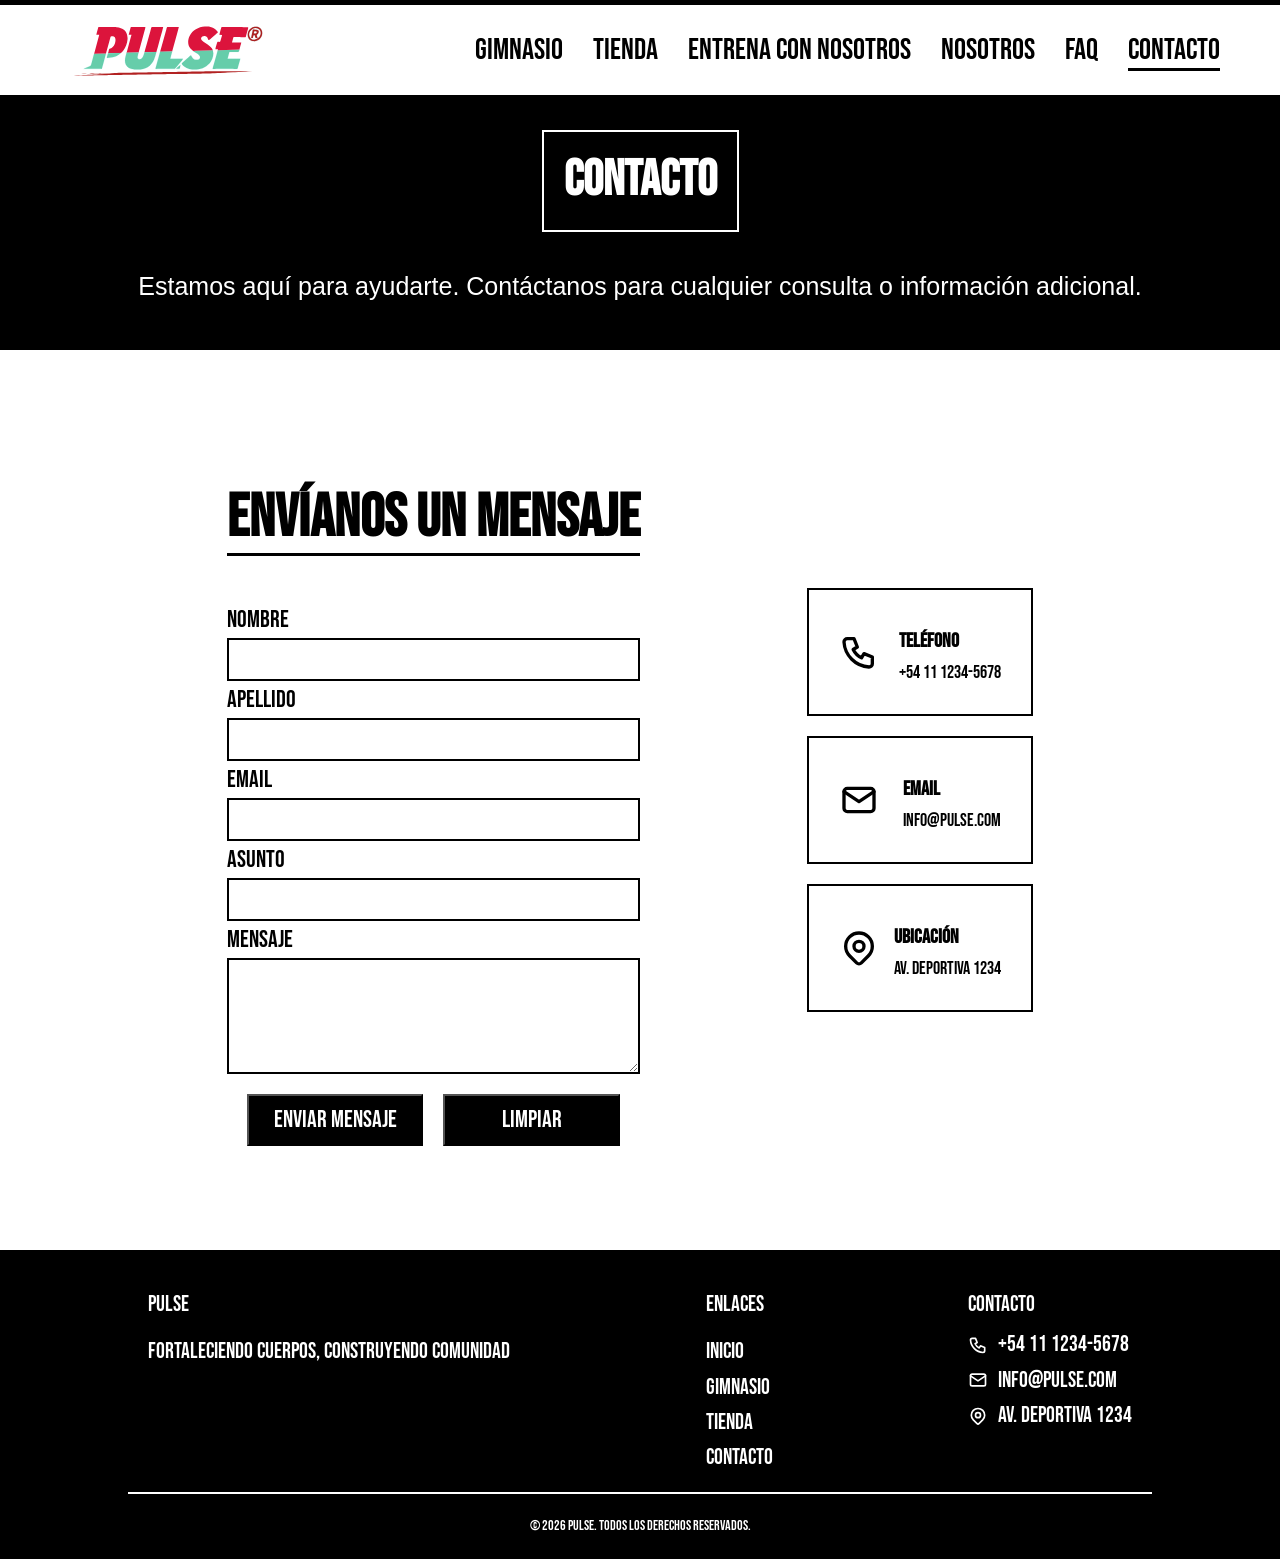
<file: pages/contacto.html>
<!DOCTYPE html>
<html lang="en">

<head>
  <meta charset="UTF-8">
  <meta name="viewport" content="width=device-width, initial-scale=1.0">

  <!-- Fuente - googleFonts -->
  <link rel="preconnect" href="https://fonts.googleapis.com">
  <link rel="preconnect" href="https://fonts.gstatic.com" crossorigin>
  <link href="https://fonts.googleapis.com/css2?family=Bebas+Neue&display=swap" rel="stylesheet">

  <!-- Estilos -->
  <link rel="stylesheet" href="../css/style.css">


  <link rel="icon" href="../assets/favicon/pulse-icon.svg" type="image/x-icon">

  <title>PULSE : Contacto</title>
</head>

<body>

  <header class="main-header">
    <nav class="nav">
      <a href="../index.html">
        <img id="pulse-logo" src="../assets/img/logo.svg" alt="Ir a la página principal">
      </a>

      <ul class="nav__list">
        <li><a href="../pages/servicios.html" class="nav__link">Gimnasio</a></li>
        <li><a href="../pages/tienda.html" class="nav__link">Tienda</a></li>
        <li><a href="../pages/pedido.html" class="nav__link">Entrena con nosotros</a></li>
        <li><a href="../pages/equipo.html" class="nav__link">Nosotros</a></li>
        <li><a href="../pages/faq.html" class="nav__link">FAQ</a></li>
        <li><a href="../pages/contacto.html" class="nav__link nav__link--selected">Contacto</a></li>
      </ul>
    </nav>
  </header>

  <main>
    <section class="main-banner main-banner--contacto">
      <h1 class="main-banner__titulo">Contacto</h1>
      <p class="main-banner__descripcion">Estamos aquí para ayudarte. Contáctanos para cualquier consulta o información
        adicional.</p>
    </section>


    <div class="main-contenedor main-contenedor--contacto">

      <section class="contacto contacto--formulario">
        <form action="contacto.html" method="post" class="formulario">
          <h2 class="formulario__titulo">Envíanos un mensaje</h2>

          <div class="formulario__inputs">

            <label class="formulario__label" for="nombre">Nombre</label>
            <input class="formulario__input" type="text" id="nombre" name="nombre" required>

            <label class="formulario__label" for="apellido">Apellido</label>
            <input class="formulario__input" type="text" id="apellido" name="apellido" required>

            <label class="formulario__label" for="email">Email</label>
            <input class="formulario__input" type="email" id="email" name="email" required>

            <label class="formulario__label" for="asunto">Asunto</label>
            <input class="formulario__input" type="text" id="asunto" name="asunto" required>

            <label class="formulario__label" for="mensaje">Mensaje</label>
            <textarea class="formulario__input" id="mensaje" name="mensaje" rows="5" required></textarea>

            <div class="formulario__botones">
              <button class="formulario__boton" type="submit">Enviar Mensaje</button>
              <button class="formulario__boton" type="reset">Limpiar</button>
            </div>
          </div>
        </form>
      </section>

      <aside class="contacto contacto--info">
        <ul class="contacto-info__lista">

          <li class="contacto-info__item">
            <img class="contacto-info__img" src="../assets/favicon/phone.svg" alt="Icono teléfono">
            <div>
              <h3 class="contacto-info__titulo">Teléfono</h3>
              <a class="contacto-info__link" href="tel:+541112345678">+54 11 1234-5678</a>
            </div>
          </li>

          <li class="contacto-info__item">
            <img class="contacto-info__img" src="../assets/favicon/mail.svg" alt="Icono email">
            <div>
              <h3 class="contacto-info__titulo">Email</h3>
              <a class="contacto-info__link" href="mailto:info@pulse.com">info@pulse.com</a>
            </div>
          </li>

          <li class="contacto-info__item">
            <img class="contacto-info__img" src="../assets/favicon/map-pin.svg" alt="Icono ubicación">
            <div>
              <h3 class="contacto-info__titulo">Ubicación</h3>
              <span class="contacto-info__link">Av. Deportiva 1234</span>
            </div>
          </li>

        </ul>
      </aside>
    </div>




    <footer>
      <div class="footer-contenedor">

        <div class="footer-info">
          <p class="footer-titulo">PULSE</p>
          <p>Fortaleciendo cuerpos, construyendo comunidad</p>
        </div>

        <nav class="footer-enlaces">
          <p class="footer-titulo">Enlaces</p>
          <ul>
            <li><a href="../index.html">Inicio</a></li>
            <li><a href="../pages/equipo.html">Gimnasio</a></li>
            <li><a href="../pages/tienda.html">Tienda</a></li>
            <li><a href="../pages/contacto.html">Contacto</a></li>
          </ul>
        </nav>

        <section class="footer-contacto">
          <p class="footer-titulo">Contacto</p>
          <address>
            <ul>
              <li>
                <img src="../assets/favicon/phone.svg" alt="">
                <a href="tel:+541112345678">+54 11 1234-5678</a>
              </li>
              <li>
                <img src="../assets/favicon/mail.svg" alt="">
                <a href="mailto:info@pulse.com">info@pulse.com</a>
              </li>
              <li>
                <img src="../assets/favicon/map-pin.svg" alt="">
                <span>Av. Deportiva 1234</span>
              </li>
            </ul>
          </address>
        </section>

      </div>

      <div class="footer-bottom">
        <p><small>© 2026 Pulse. Todos los derechos reservados.</small></p>
      </div>
    </footer>

</body>

</html>
</file>
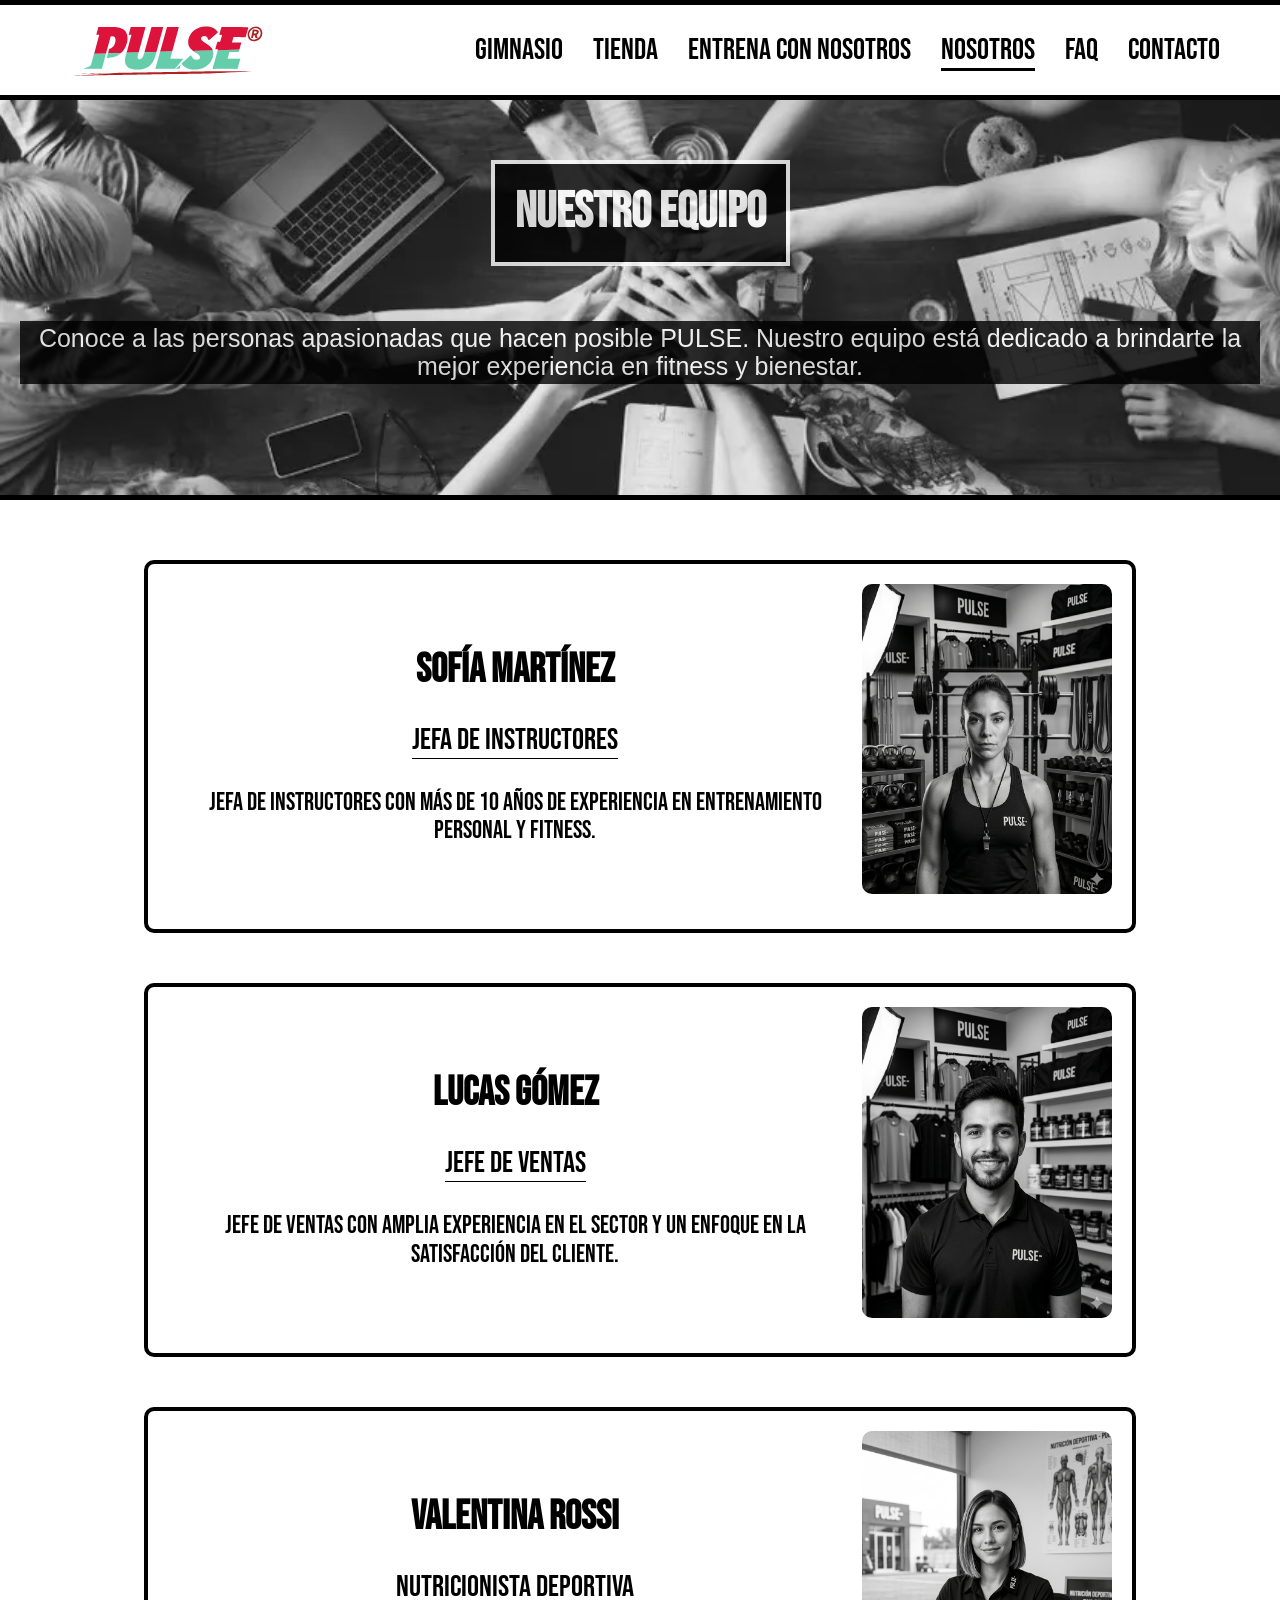
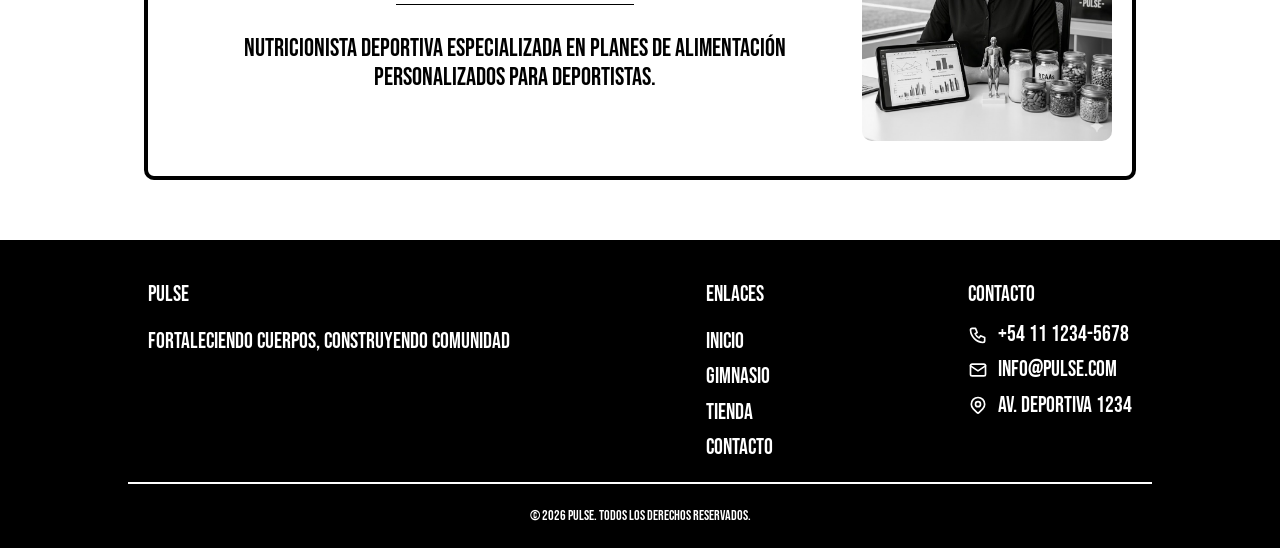
<file: pages/equipo.html>
<!DOCTYPE html>
<html lang="en">

<head>
  <meta charset="UTF-8">
  <meta name="viewport" content="width=device-width, initial-scale=1.0">

  <!-- Fuente - googleFonts -->
  <link rel="preconnect" href="https://fonts.googleapis.com">
  <link rel="preconnect" href="https://fonts.gstatic.com" crossorigin>
  <link href="https://fonts.googleapis.com/css2?family=Bebas+Neue&display=swap" rel="stylesheet">

  <!-- Estilos -->
  <link rel="stylesheet" href="../css/style.css">


  <link rel="icon" href="../assets/favicon/pulse-icon.svg" type="image/x-icon">

  <title>PULSE : Nuestro Equipo</title>
</head>

<body>

  <header class="main-header">
    <nav class="nav">
      <a href="../index.html">
        <img id="pulse-logo" src="../assets/img/logo.svg" alt="Ir a la página principal">
      </a>

      <ul class="nav__list">
        <li><a href="../pages/servicios.html" class="nav__link">Gimnasio</a></li>
        <li><a href="../pages/tienda.html" class="nav__link">Tienda</a></li>
        <li><a href="../pages/pedido.html" class="nav__link">Entrena con nosotros</a></li>
        <li><a href="../pages/equipo.html" class="nav__link nav__link--selected">Nosotros</a></li>
        <li><a href="../pages/faq.html" class="nav__link">FAQ</a></li>
        <li><a href="../pages/contacto.html" class="nav__link">Contacto</a></li>
      </ul>
    </nav>
  </header>

  <main>
    <section class="main-banner main-banner--equipo">
      <h1 class="main-banner__titulo">Nuestro Equipo</h1>
      <p class="main-banner__descripcion">Conoce a las personas apasionadas que hacen posible PULSE. Nuestro equipo está
        dedicado a brindarte la mejor experiencia en fitness y bienestar.</p>
    </section>

    <section class="equipo">
      <div class="main-contenedor main-contenedor--equipo">

        <div class="equipo-card">
          <div class="equipo-card__info">
            <h3 class="equipo-card__nombre">Sofía Martínez</h3>
            <p class="equipo-card__rol">Jefa de Instructores</p>
            <p class="equipo-card__descripcion">Jefa de Instructores con más de 10 años de experiencia en entrenamiento
              personal y fitness.</p>
          </div>
          <img src="../assets/img/miembro1.jpg" alt="miembro-equipo-1" class="equipo-card__foto">
        </div>

        <div class="equipo-card">
          <div class="equipo-card__info">
            <h3 class="equipo-card__nombre">Lucas Gómez</h3>
            <p class="equipo-card__rol">Jefe de Ventas</p>
            <p class="equipo-card__descripcion">Jefe de Ventas con amplia experiencia en el sector y un enfoque en la
              satisfacción del cliente.</p>
          </div>
          <img src="../assets/img/miembro2.jpg" alt="miembro-equipo-2" class="equipo-card__foto">
        </div>

        <div class="equipo-card">
          <div class="equipo-card__info">
            <h3 class="equipo-card__nombre">Valentina Rossi</h3>
            <p class="equipo-card__rol">Nutricionista Deportiva</p>
            <p class="equipo-card__descripcion">Nutricionista Deportiva especializada en planes de alimentación
              personalizados para deportistas.</p>
          </div>
          <img src="../assets/img/miembro3.jpg" alt="miembro-equipo-3" class="equipo-card__foto">
        </div>
      </div>
    </section>
  </main>



  <footer>
    <div class="footer-contenedor">

      <div class="footer-info">
        <p class="footer-titulo">PULSE</p>
        <p>Fortaleciendo cuerpos, construyendo comunidad</p>
      </div>

      <nav class="footer-enlaces">
        <p class="footer-titulo">Enlaces</p>
        <ul>
          <li><a href="../index.html">Inicio</a></li>
          <li><a href="../pages/equipo.html">Gimnasio</a></li>
          <li><a href="../pages/tienda.html">Tienda</a></li>
          <li><a href="../pages/contacto.html">Contacto</a></li>
        </ul>
      </nav>

      <section class="footer-contacto">
        <p class="footer-titulo">Contacto</p>
        <address>
          <ul>
            <li>
              <img src="../assets/favicon/phone.svg" alt="">
              <a href="tel:+541112345678">+54 11 1234-5678</a>
            </li>
            <li>
              <img src="../assets/favicon/mail.svg" alt="">
              <a href="mailto:info@pulse.com">info@pulse.com</a>
            </li>
            <li>
              <img src="../assets/favicon/map-pin.svg" alt="">
              <span>Av. Deportiva 1234</span>
            </li>
          </ul>
        </address>
      </section>

    </div>

    <div class="footer-bottom">
      <p><small>© 2026 Pulse. Todos los derechos reservados.</small></p>
    </div>
  </footer>

</body>

</html>
</file>
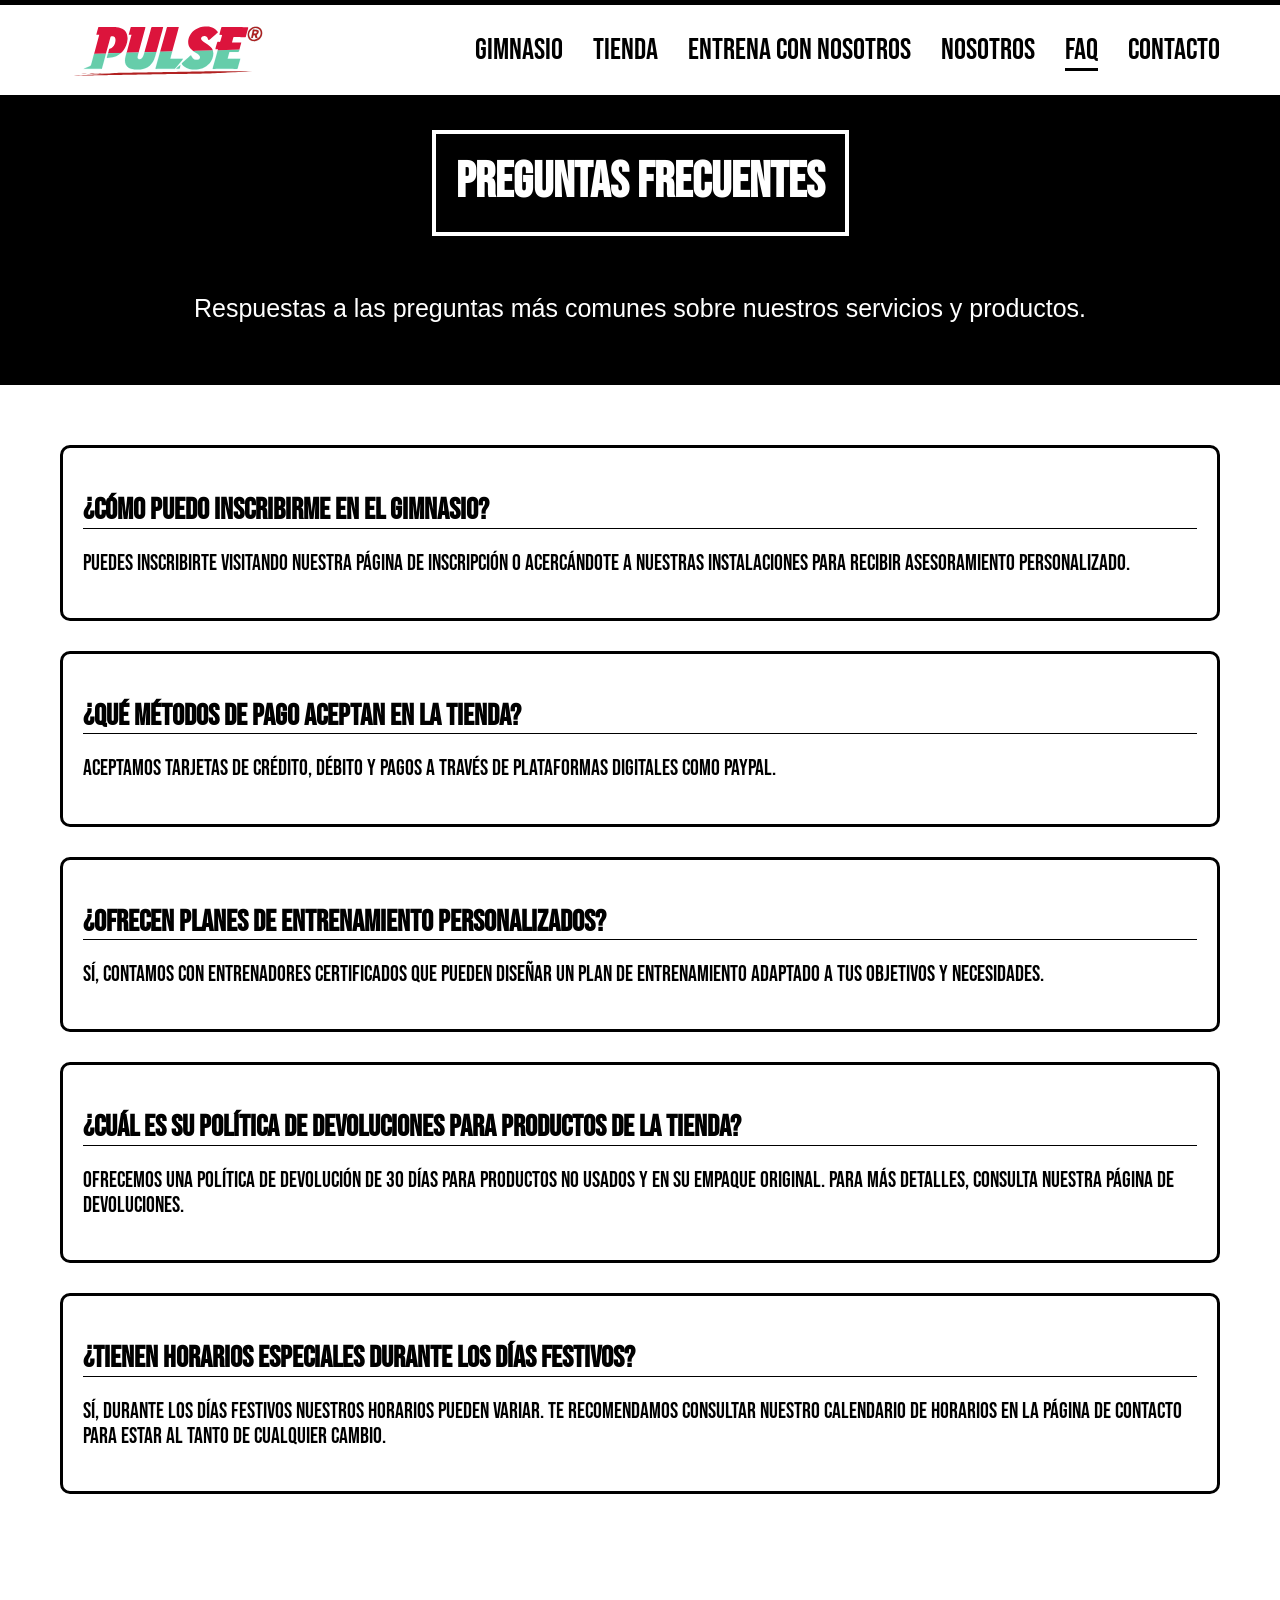
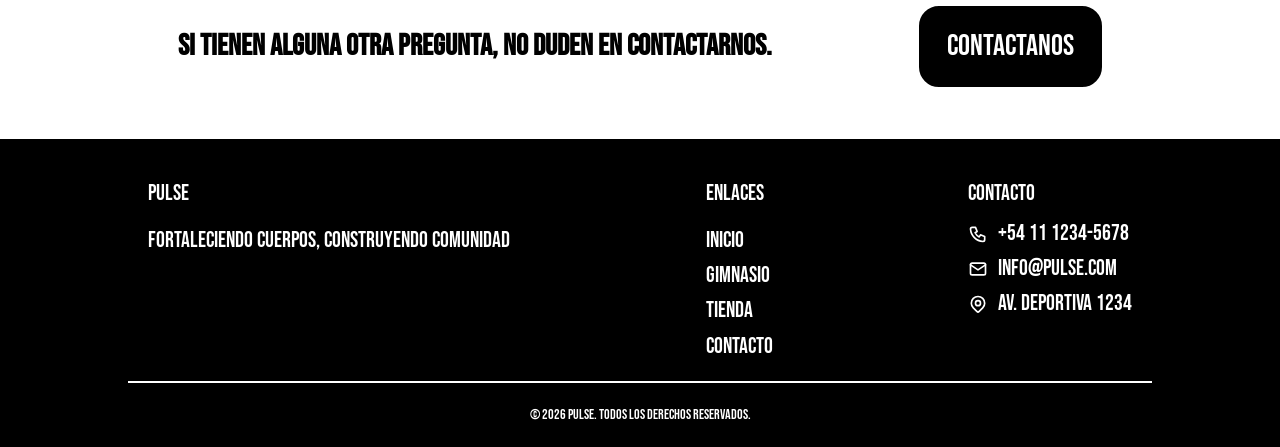
<file: pages/faq.html>
<!doctype html>
<html lang="es">

<head>
  <meta charset="UTF-8">
  <meta name="viewport" content="width=device-width, initial-scale=1.0">

  <!-- Fuente - googleFonts -->
  <link rel="preconnect" href="https://fonts.googleapis.com">
  <link rel="preconnect" href="https://fonts.gstatic.com" crossorigin>
  <link href="https://fonts.googleapis.com/css2?family=Bebas+Neue&display=swap" rel="stylesheet">

  <!-- Estilos -->
  <link rel="stylesheet" href="../css/style.css">


  <link rel="icon" href="../assets/favicon/pulse-icon.svg" type="image/x-icon">

  <title>PULSE : FAQ</title>
</head>

<body>

  <header class="main-header">
    <nav class="nav">
      <a href="../index.html">
        <img id="pulse-logo" src="../assets/img/logo.svg" alt="Ir a la página principal">
      </a>

      <ul class="nav__list">
        <li><a href="../pages/servicios.html" class="nav__link">Gimnasio</a></li>
        <li><a href="../pages/tienda.html" class="nav__link">Tienda</a></li>
        <li><a href="../pages/pedido.html" class="nav__link">Entrena con nosotros</a></li>
        <li><a href="../pages/equipo.html" class="nav__link">Nosotros</a></li>
        <li><a href="../pages/faq.html" class="nav__link nav__link--selected">FAQ</a></li>
        <li><a href="../pages/contacto.html" class="nav__link">Contacto</a></li>
      </ul>
    </nav>
  </header>



  <main>

    <section class="main-banner main-banner--faq">
      <h1 class="main-banner__titulo">Preguntas Frecuentes</h1>
      <p class="main-banner__descripcion">Respuestas a las preguntas más comunes sobre nuestros servicios y productos.
      </p>
    </section>

    <section class="faq">
      <div class="main-contenedor main-contenedor--faq">
        <article class="faq-card">
          <h2 class="faq-card__pregunta">¿Cómo puedo inscribirme en el gimnasio?</h2>
          <p class="faq-card__respuesta">Puedes inscribirte visitando nuestra página de inscripción o acercándote a
            nuestras instalaciones para recibir asesoramiento personalizado.</p>
        </article>

        <article class="faq-card">
          <h2 class="faq-card__pregunta">¿Qué métodos de pago aceptan en la tienda?</h2>
          <p class="faq-card__respuesta">Aceptamos tarjetas de crédito, débito y pagos a través de plataformas digitales
            como PayPal.</p>
        </article>

        <article class="faq-card">
          <h2 class="faq-card__pregunta">¿Ofrecen planes de entrenamiento personalizados?</h2>
          <p class="faq-card__respuesta">Sí, contamos con entrenadores certificados que pueden diseñar un plan de
            entrenamiento adaptado a tus objetivos y necesidades.</p>
        </article>

        <article class="faq-card">
          <h2 class="faq-card__pregunta">¿Cuál es su política de devoluciones para productos de la tienda?</h2>
          <p class="faq-card__respuesta">Ofrecemos una política de devolución de 30 días para productos no usados y en
            su empaque original. Para más detalles, consulta nuestra página de devoluciones.</p>
        </article>

        <article class="faq-card">
          <h2 class="faq-card__pregunta">¿Tienen horarios especiales durante los días festivos?</h2>
          <p class="faq-card__respuesta">Sí, durante los días festivos nuestros horarios pueden variar. Te recomendamos
            consultar nuestro calendario de horarios en la página de contacto para estar al tanto de cualquier cambio.
          </p>
        </article>

      </div>


    </section>

    <section class="faq-contacto">
      <h2 class="faq-contacto__titulo">Si tienen alguna otra pregunta, no duden en contactarnos.</h2>
      <a class="faq-contacto__enlace" href="../pages/contacto.html">Contactanos</a>
    </section>


  </main>

  <footer>
    <div class="footer-contenedor">

      <div class="footer-info">
        <p class="footer-titulo">PULSE</p>
        <p>Fortaleciendo cuerpos, construyendo comunidad</p>
      </div>

      <nav class="footer-enlaces">
        <p class="footer-titulo">Enlaces</p>
        <ul>
          <li><a href="../index.html">Inicio</a></li>
          <li><a href="../pages/equipo.html">Gimnasio</a></li>
          <li><a href="../pages/tienda.html">Tienda</a></li>
          <li><a href="../pages/contacto.html">Contacto</a></li>
        </ul>
      </nav>

      <section class="footer-contacto">
        <p class="footer-titulo">Contacto</p>
        <address>
          <ul>
            <li>
              <img src="../assets/favicon/phone.svg" alt="">
              <a href="tel:+541112345678">+54 11 1234-5678</a>
            </li>
            <li>
              <img src="../assets/favicon/mail.svg" alt="">
              <a href="mailto:info@pulse.com">info@pulse.com</a>
            </li>
            <li>
              <img src="../assets/favicon/map-pin.svg" alt="">
              <span>Av. Deportiva 1234</span>
            </li>
          </ul>
        </address>
      </section>


    </div>

    <div class="footer-bottom">
      <p><small>© 2026 Pulse. Todos los derechos reservados.</small></p>
    </div>
  </footer>
</body>

</html>
</file>
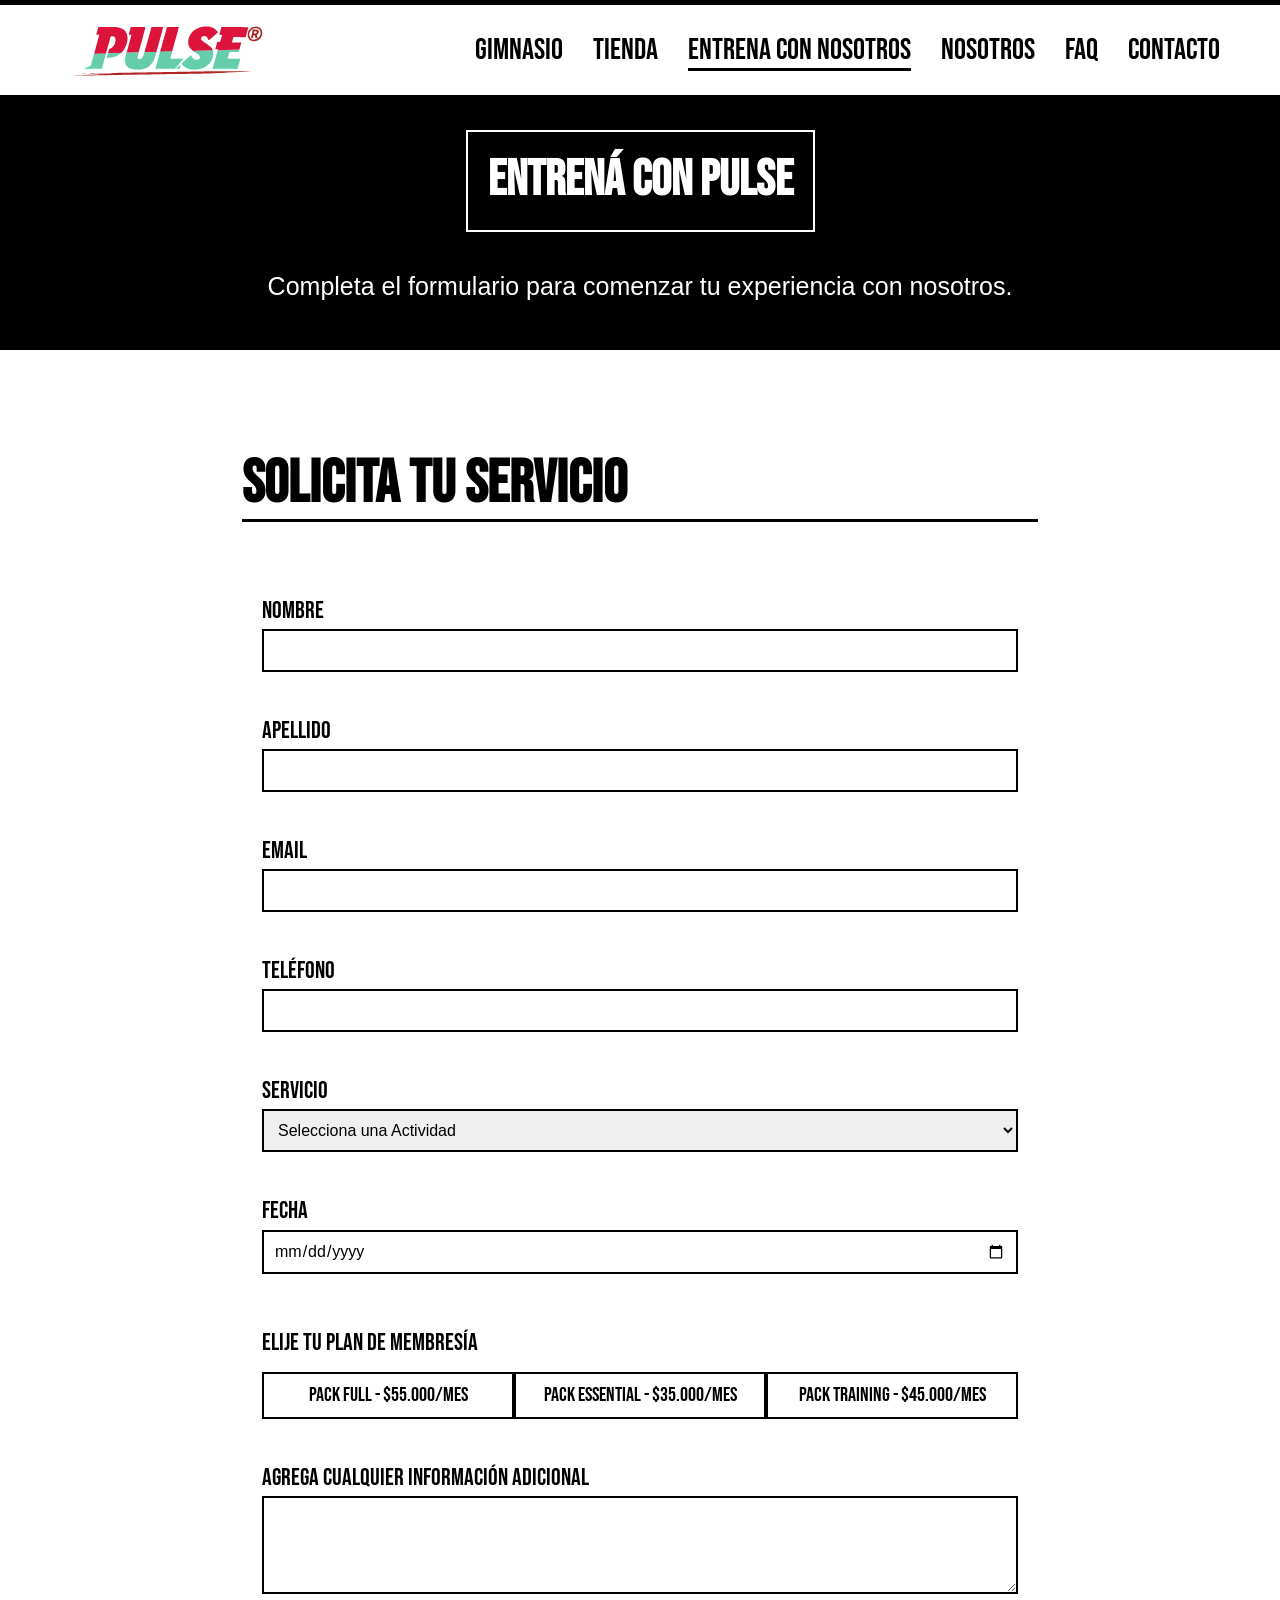
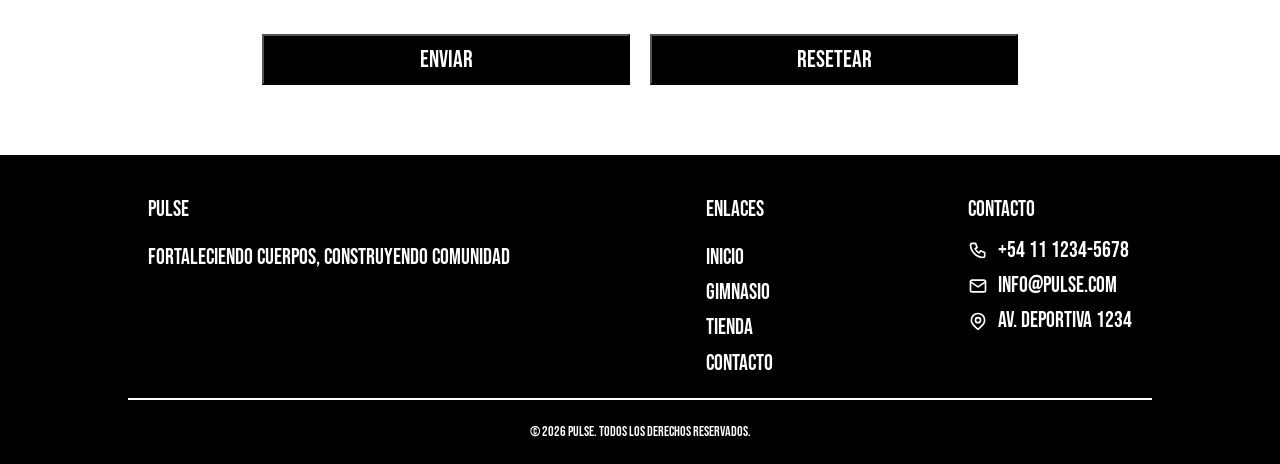
<file: pages/pedido.html>
<!DOCTYPE html>
<html lang="en">

<head>
  <meta charset="UTF-8">
  <meta name="viewport" content="width=device-width, initial-scale=1.0">

  <!-- Fuente - googleFonts -->
  <link rel="preconnect" href="https://fonts.googleapis.com">
  <link rel="preconnect" href="https://fonts.gstatic.com" crossorigin>
  <link href="https://fonts.googleapis.com/css2?family=Bebas+Neue&display=swap" rel="stylesheet">

  <!-- Estilos -->
  <link rel="stylesheet" href="../css/style.css">


  <link rel="icon" href="../assets/favicon/pulse-icon.svg" type="image/x-icon">

  <title>PULSE : Entrena con nosotros</title>
</head>

<body>

  <header class="main-header">
    <nav class="nav">
      <a href="../index.html">
        <img id="pulse-logo" src="../assets/img/logo.svg" alt="Ir a la página principal">
      </a>

      <ul class="nav__list">
        <li><a href="../pages/servicios.html" class="nav__link">Gimnasio</a></li>
        <li><a href="../pages/tienda.html" class="nav__link">Tienda</a></li>
        <li><a href="../pages/pedido.html" class="nav__link nav__link--selected">Entrena con nosotros</a></li>
        <li><a href="../pages/equipo.html" class="nav__link">Nosotros</a></li>
        <li><a href="../pages/faq.html" class="nav__link">FAQ</a></li>
        <li><a href="../pages/contacto.html" class="nav__link">Contacto</a></li>
      </ul>
    </nav>
  </header>

  <main>
    <section class="main-banner main-banner--pedido">
      <h1 class="main-banner__titulo">Entrená con PULSE</h1>
      <p class="main-banner__descripcion">Completa el formulario para comenzar tu experiencia con nosotros.</p>
    </section>

    <section>
      <div class="main-contenedor main-contenedor--pedido">
        <form action="pedido.html" method="post" class="formulario">
          <h2 class="formulario__titulo">Solicita tu servicio</h2>

          <div class="formulario__inputs">
            <div class="formulario__campo">
              <label class="formulario__label" for="nombre">Nombre</label>
              <input class="formulario__input" type="text" id="nombre" name="nombre" required>
            </div>

            <div class="formulario__campo">
              <label class="formulario__label" for="apellido">Apellido</label>
              <input class="formulario__input" type="text" id="apellido" name="apellido" required>
            </div>

            <div class="formulario__campo">
              <label class="formulario__label" for="email">Email</label>
              <input class="formulario__input" type="email" id="email" name="email" required>
            </div>

            <div class="formulario__campo">
              <label class="formulario__label" for="telefono">Teléfono</label>
              <input class="formulario__input" type="tel" id="telefono" name="telefono" required>
            </div>

            <div class="formulario__campo">
              <label class="formulario__label" for="servicio">Servicio</label>
              <select class="formulario__input" id="servicio" name="servicio" required>
                <option value="">Selecciona una Actividad</option>
                <option value="musculacion">Clases de Musculación</option>
                <option value="cardio">Clases de Calistenia</option>
                <option value="yoga">Clases de Yoga</option>
              </select>
            </div>

            <div class="formulario__campo">
              <label class="formulario__label" for="fecha">Fecha</label>
              <input class="formulario__input" type="date" id="fecha" name="fecha" required>
            </div>

            <div class="formulario__campo formulario__campo--opciones">
              <label class="formulario__label">Elije tu Plan de Membresía</label>

              <div class="formulario__grupo-radios">
                <label class="formulario__radio">
                  <input class="formulario__radio-boton" type="radio" name="membresia" value="full" required>
                  Pack Full - $55.000/mes
                </label>

                <label class="formulario__radio">
                  <input class="formulario__radio-boton" type="radio" name="membresia" value="essential">
                  Pack Essential - $35.000/mes
                </label>

                <label class="formulario__radio">
                  <input class="formulario__radio-boton" type="radio" name="membresia" value="training">
                  Pack Training - $45.000/mes
                </label>
              </div>
            </div>

            <div class="formulario__campo">
              <label class="formulario__label" for="comentarios">Agrega cualquier información adicional</label>
              <textarea class="formulario__input" id="comentarios" name="comentarios" rows="4"></textarea>
            </div>

            <div class="formulario__botones">
              <button type="submit" class="formulario__boton formulario__boton--enviar">Enviar</button>
              <button type="reset" class="formulario__boton">Resetear</button>
            </div>
          </div>
        </form>
      </div>
    </section>

  </main>

  <footer>
    <div class="footer-contenedor">

      <div class="footer-info">
        <p class="footer-titulo">PULSE</p>
        <p>Fortaleciendo cuerpos, construyendo comunidad</p>
      </div>

      <nav class="footer-enlaces">
        <p class="footer-titulo">Enlaces</p>
        <ul>
          <li><a href="../index.html">Inicio</a></li>
          <li><a href="../pages/equipo.html">Gimnasio</a></li>
          <li><a href="../pages/tienda.html">Tienda</a></li>
          <li><a href="../pages/contacto.html">Contacto</a></li>
        </ul>
      </nav>

      <section class="footer-contacto">
        <p class="footer-titulo">Contacto</p>
        <address>
          <ul>
            <li>
              <img src="../assets/favicon/phone.svg" alt="">
              <a href="tel:+541112345678">+54 11 1234-5678</a>
            </li>
            <li>
              <img src="../assets/favicon/mail.svg" alt="">
              <a href="mailto:info@pulse.com">info@pulse.com</a>
            </li>
            <li>
              <img src="../assets/favicon/map-pin.svg" alt="">
              <span>Av. Deportiva 1234</span>
            </li>
          </ul>
        </address>
      </section>

    </div>

    <div class="footer-bottom">
      <p><small>© 2026 Pulse. Todos los derechos reservados.</small></p>
    </div>
  </footer>

</body>

</html>
</file>
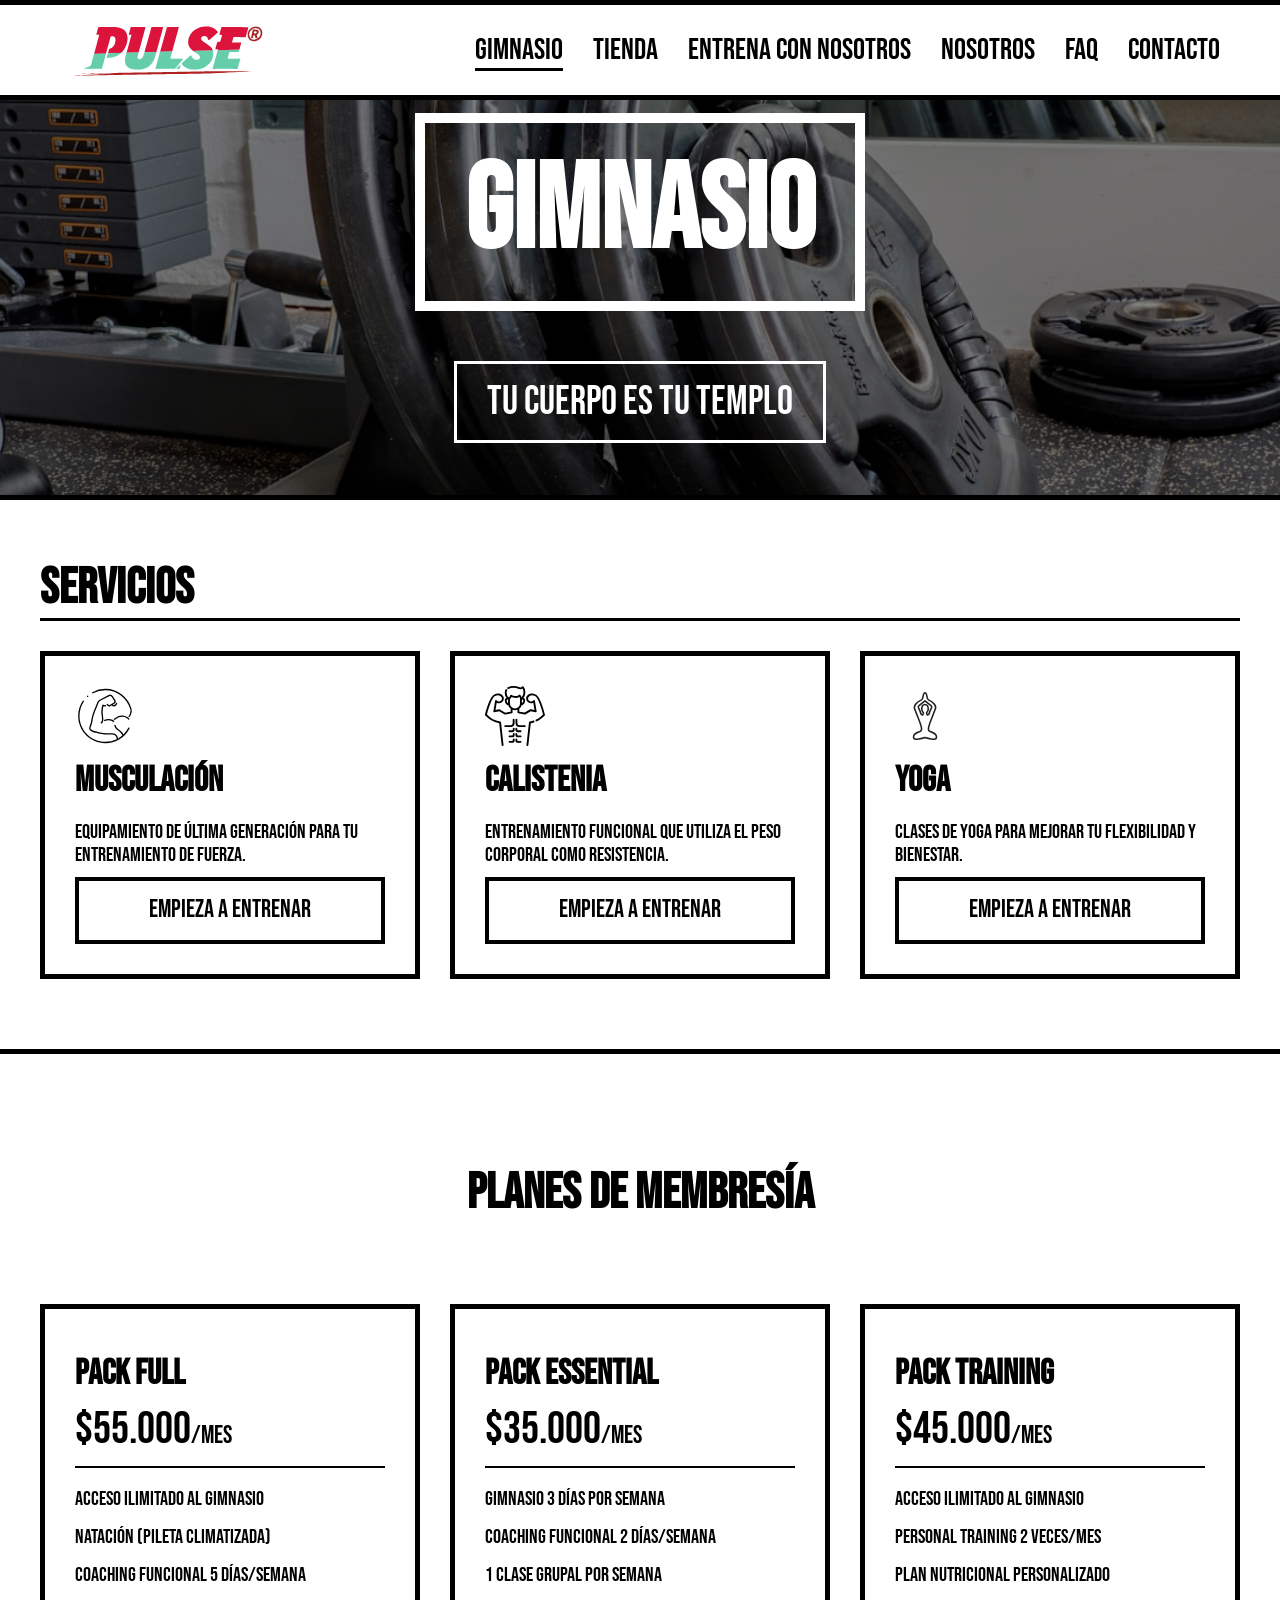
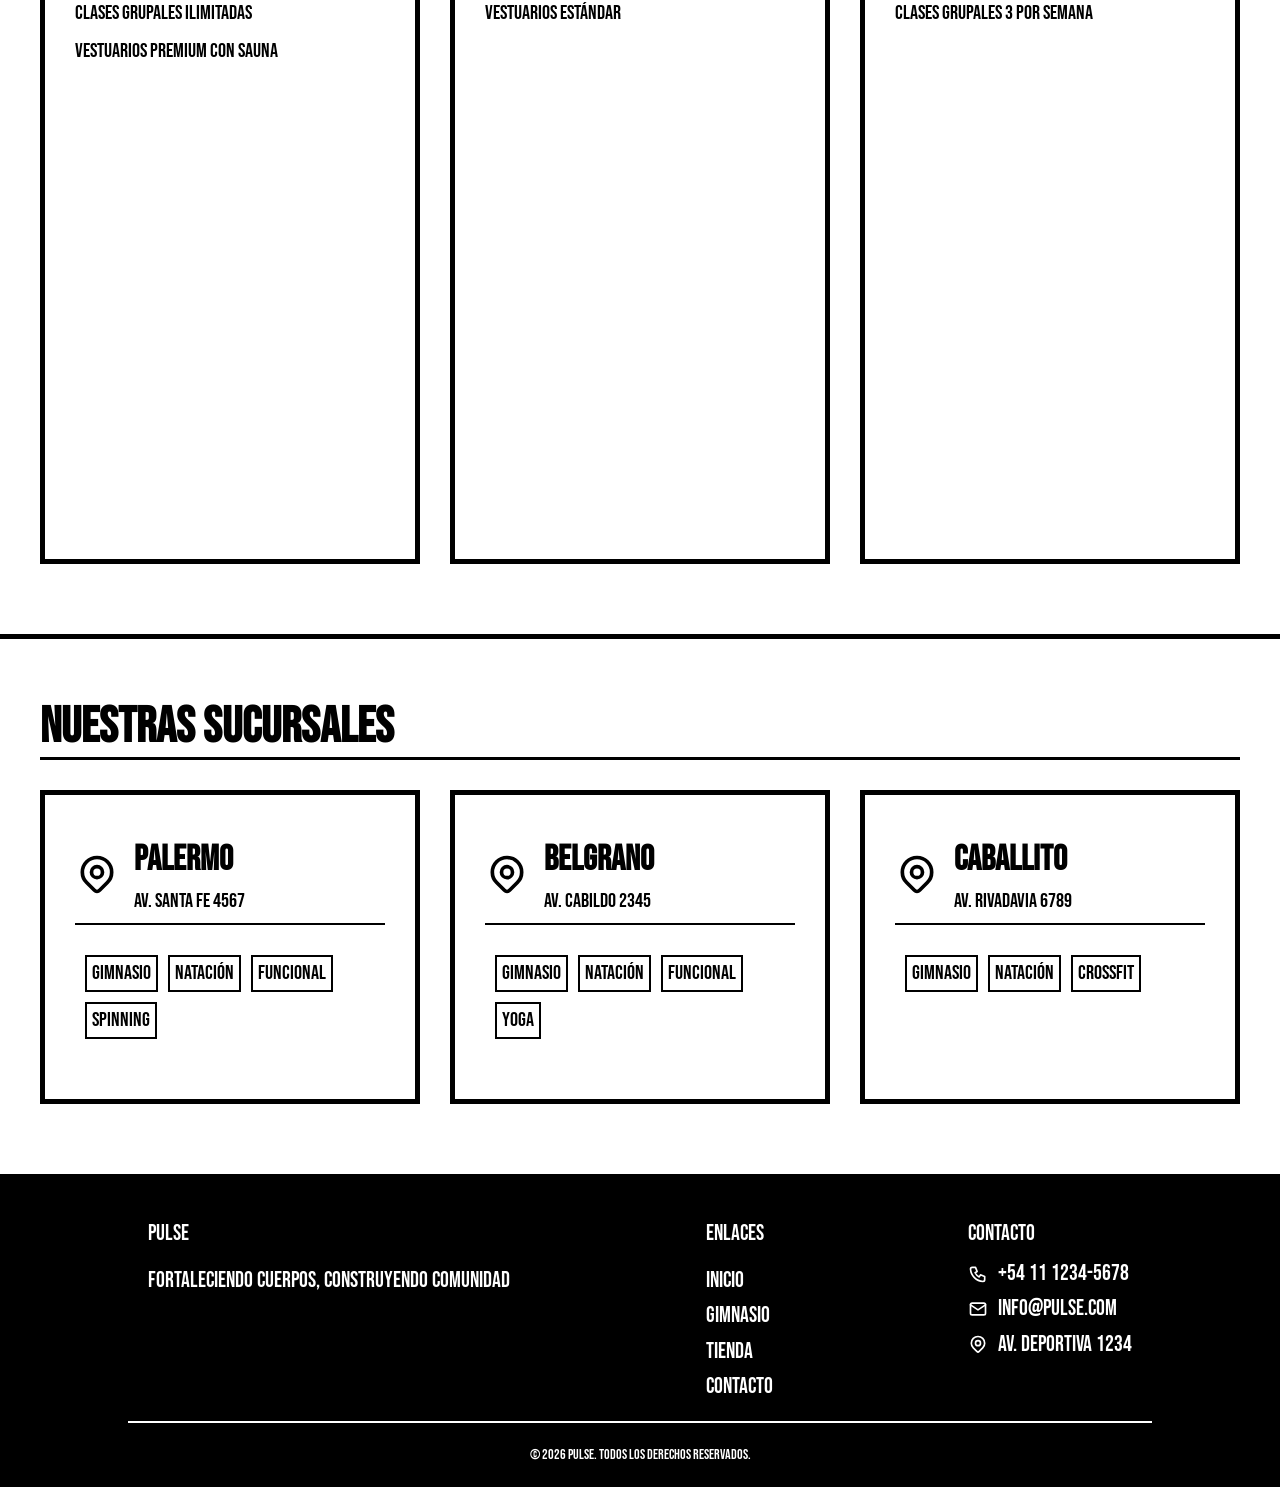
<file: pages/servicios.html>
<!DOCTYPE html>
<html lang="en">

<head>
  <meta charset="UTF-8">
  <meta name="viewport" content="width=device-width, initial-scale=1.0">


  <!-- Fuente - googleFonts -->
  <link rel="preconnect" href="https://fonts.googleapis.com">
  <link rel="preconnect" href="https://fonts.gstatic.com" crossorigin>
  <link href="https://fonts.googleapis.com/css2?family=Bebas+Neue&display=swap" rel="stylesheet">

  <!-- Estilos -->
  <link rel="stylesheet" href="../css/style.css">


  <link rel="icon" href="../assets/favicon/pulse-icon.svg" type="image/x-icon">

  <title>PULSE : Gimnasio</title>
</head>

<body>

  <header class="main-header">
    <nav class="nav">
      <a href="../index.html">
        <img id="pulse-logo" src="../assets/img/logo.svg" alt="Ir a la página principal">
      </a>

      <ul class="nav__list">
        <li><a href="../pages/servicios.html" class="nav__link nav__link--selected">Gimnasio</a></li>
        <li><a href="../pages/tienda.html" class="nav__link">Tienda</a></li>
        <li><a href="../pages/pedido.html" class="nav__link">Entrena con nosotros</a></li>
        <li><a href="../pages/equipo.html" class="nav__link">Nosotros</a></li>
        <li><a href="../pages/faq.html" class="nav__link">FAQ</a></li>
        <li><a href="../pages/contacto.html" class="nav__link">Contacto</a></li>
      </ul>
    </nav>
  </header>


  <main>

    <section class="main-banner main-banner--servicios">
      <h1 class="main-banner__titulo">Gimnasio</h1>
      <p class="main-banner__descripcion">Tu cuerpo es tu templo</p>
    </section>

    <section class="servicios">
      <h2 class="servicios__titulo">Servicios</h2>

      <div class="main-contenedor main-contenedor--servicios">

        <article class="servicios-card">
          <img class="servicios-card__icon" src="../assets/favicon/musculacion.svg" alt="Icono mancuerna">
          <h3 class="servicios-card__titulo">Musculación</h3>
          <p class="servicios-card__descripcion">Equipamiento de última generación para tu entrenamiento de fuerza.</p>

          <a href="../pages/pedido.html" class="servicios-card__boton">Empieza a entrenar</a>
        </article>

        <article class="servicios-card">
          <img class="servicios-card__icon" src="../assets/favicon/calistenia.svg" alt="Icono Grupo">
          <h3 class="servicios-card__titulo">Calistenia</h3>
          <p class="servicios-card__descripcion">Entrenamiento funcional que utiliza el peso corporal como resistencia.
          </p>
          <a href="../pages/pedido.html" class="servicios-card__boton">Empieza a entrenar</a>
        </article>

        <article class="servicios-card">
          <img class="servicios-card__icon" src="../assets/favicon/yoga.svg" alt="Icono diana">
          <h3 class="servicios-card__titulo">Yoga</h3>
          <p class="servicios-card__descripcion">Clases de yoga para mejorar tu flexibilidad y bienestar.</p>
          <a href="../pages/pedido.html" class="servicios-card__boton">Empieza a entrenar</a>
        </article>
    </section>

    <section class="membresias">
      <h2 class="membresias__titulo">Planes de Membresía</h2>

      <div class="main-contenedor main-contenedor--membresias">
        <article class="membresias-card">
          <div class="membresias-card__header">
            <h3 class="membresias-card__titulo">Pack full</h3>
            <p class="membresias-card__precio"><span>$55.000</span>/mes</p>
          </div>
          <ul class="membresias-card__lista">
            <li>Acceso ilimitado al gimnasio</li>
            <li>Natación (pileta climatizada)</li>
            <li>Coaching funcional 5 días/semana</li>
            <li>Clases grupales ilimitadas</li>
            <li>Vestuarios premium con sauna</li>
          </ul>
        </article>

        <article class="membresias-card">
          <div class="membresias-card__header">
            <h3 class="membresias-card__titulo">Pack Essential</h3>
            <p class="membresias-card__precio"><span>$35.000</span>/mes</p>
          </div>
          <ul class="membresias-card__lista">
            <li>Gimnasio 3 días por semana</li>
            <li>Coaching funcional 2 días/semana</li>
            <li>1 clase grupal por semana</li>
            <li>Vestuarios estándar</li>
          </ul>
        </article>

        <article class="membresias-card">
          <div class="membresias-card__header">
            <h3 class="membresias-card__titulo">Pack Training</h3>
            <p class="membresias-card__precio"><span>$45.000</span>/mes</p>
          </div>
          <ul class="membresias-card__lista">
            <li>Acceso ilimitado al gimnasio</li>
            <li>Personal training 2 veces/mes</li>
            <li>Plan nutricional personalizado</li>
            <li>Clases grupales 3 por semana</li>
          </ul>
        </article>

      </div>
    </section>

    <section class="sucursales">
      <h2 class="sucursales__titulo">Nuestras Sucursales</h2>

      <div class="main-contenedor main-contenedor--sucursales">
        <article class="sucursales-card">
          <div class="sucursales-card__header">
            <img class="sucursales-card__icon" src="../assets/favicon/map-pin.svg" alt="Icono ubicación">

            <div>
              <h3 class="sucursales-card__titulo">Palermo</h3>
              <p class="sucursales-card__direccion">Av. Santa Fe 4567</p>
            </div>
          </div>
          <ul class="sucursales-card__lista">
            <li class="sucursales-card__servicio"><span>Gimnasio</span></li>
            <li class="sucursales-card__servicio"><span>Natación</span></li>
            <li class="sucursales-card__servicio"><span>Funcional</span></li>
            <li class="sucursales-card__servicio"><span>Spinning</span></li>
          </ul>
        </article>

        <article class="sucursales-card">
          <div class="sucursales-card__header">
            <img class="sucursales-card__icon" src="../assets/favicon/map-pin.svg" alt="Icono ubicación">
            <div>
              <h3 class="sucursales-card__titulo">Belgrano</h3>
              <p class="sucursales-card__direccion">Av. Cabildo 2345</p>
            </div>
          </div>
          <ul class="sucursales-card__lista">
            <li class="sucursales-card__servicio"><span>Gimnasio</span></li>
            <li class="sucursales-card__servicio"><span>Natación</span></li>
            <li class="sucursales-card__servicio"><span>Funcional</span></li>
            <li class="sucursales-card__servicio"><span>Yoga</span></li>
          </ul>
        </article>

        <article class="sucursales-card">
          <div class="sucursales-card__header">
            <img class="sucursales-card__icon" src="../assets/favicon/map-pin.svg" alt="Icono ubicación">
            <div>
              <h3 class="sucursales-card__titulo">Caballito</h3>
              <p class="sucursales-card__direccion">Av. Rivadavia 6789</p>
            </div>
          </div>
          <ul class="sucursales-card__lista">
            <li class="sucursales-card__servicio"><span>Gimnasio</span></li>
            <li class="sucursales-card__servicio"><span>Natación</span></li>
            <li class="sucursales-card__servicio"><span>CrossFit</span></li>
          </ul>
        </article>

      </div>
    </section>

  </main>


  <footer>
    <div class="footer-contenedor">

      <div class="footer-info">
        <p class="footer-titulo">PULSE</p>
        <p>Fortaleciendo cuerpos, construyendo comunidad</p>
      </div>

      <nav class="footer-enlaces">
        <p class="footer-titulo">Enlaces</p>
        <ul>
          <li><a href="../index.html">Inicio</a></li>
          <li><a href="../pages/equipo.html">Gimnasio</a></li>
          <li><a href="../pages/tienda.html">Tienda</a></li>
          <li><a href="../pages/contacto.html">Contacto</a></li>
        </ul>
      </nav>

      <section class="footer-contacto">
        <p class="footer-titulo">Contacto</p>
        <address>
          <ul>
            <li>
              <img src="../assets/favicon/phone.svg" alt="">
              <a href="tel:+541112345678">+54 11 1234-5678</a>
            </li>
            <li>
              <img src="../assets/favicon/mail.svg" alt="">
              <a href="mailto:info@pulse.com">info@pulse.com</a>
            </li>
            <li>
              <img src="../assets/favicon/map-pin.svg" alt="">
              <span>Av. Deportiva 1234</span>
            </li>
          </ul>
        </address>
      </section>

    </div>

    <div class="footer-bottom">
      <p><small>© 2026 Pulse. Todos los derechos reservados.</small></p>
    </div>
  </footer>

</body>

</html>
</file>
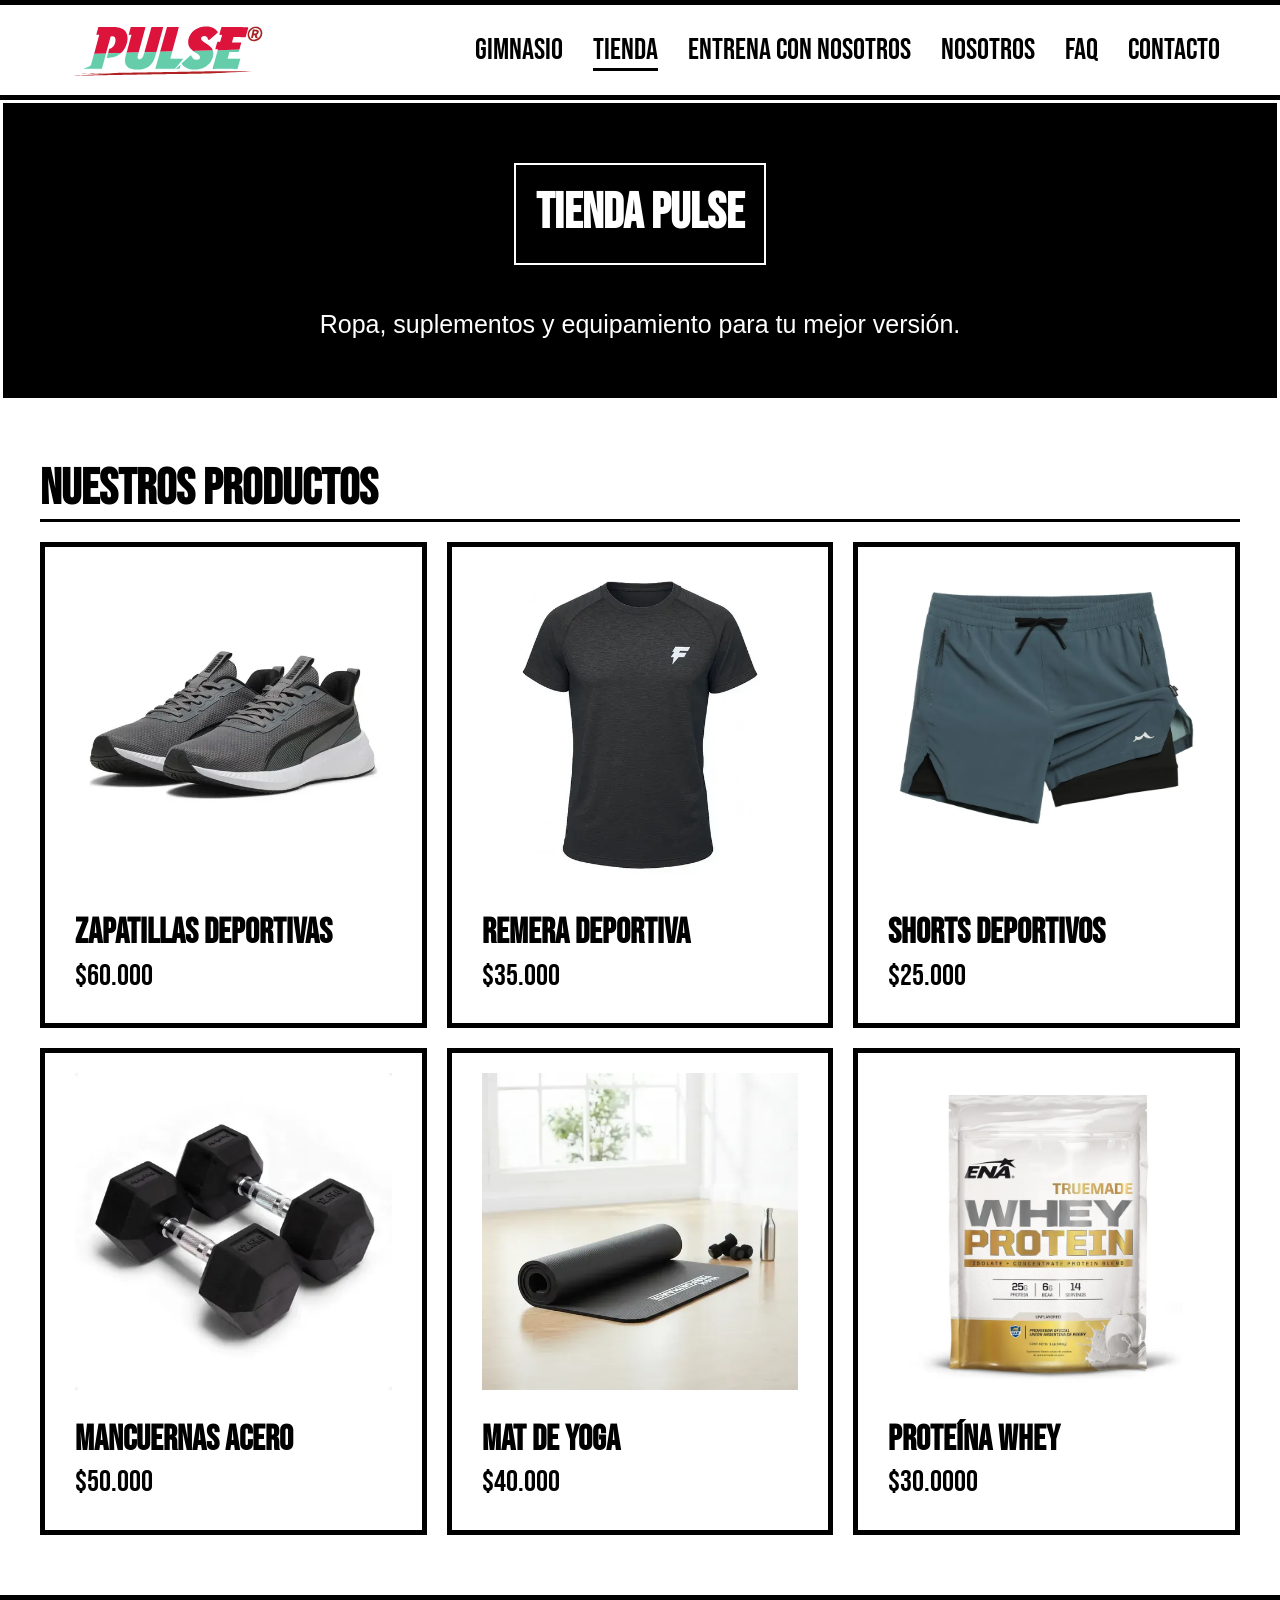
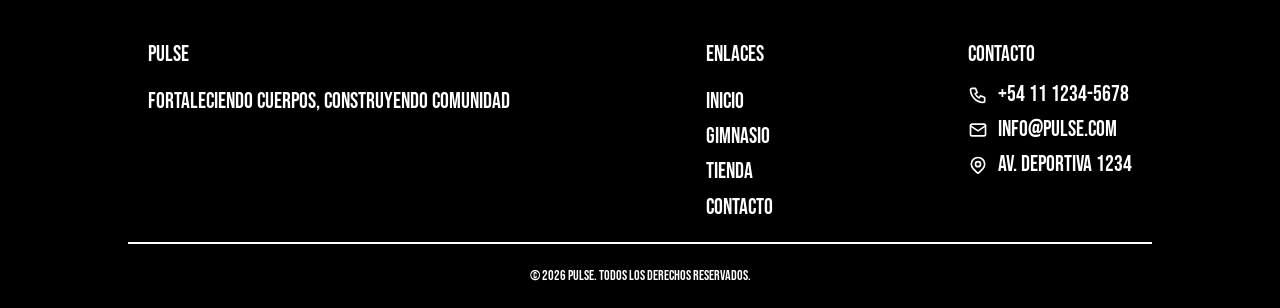
<file: pages/tienda.html>
<!DOCTYPE html>
<html lang="en">

<head>
  <meta charset="UTF-8">
  <meta name="viewport" content="width=device-width, initial-scale=1.0">

  <!-- Fuente - googleFonts -->
  <link rel="preconnect" href="https://fonts.googleapis.com">
  <link rel="preconnect" href="https://fonts.gstatic.com" crossorigin>
  <link href="https://fonts.googleapis.com/css2?family=Bebas+Neue&display=swap" rel="stylesheet">

  <!-- Estilos -->
  <link rel="stylesheet" href="../css/style.css">


  <link rel="icon" href="../assets/favicon/pulse-icon.svg" type="image/x-icon">

  <title>PULSE : Tienda</title>
</head>

<body>

  <header class="main-header">
    <nav class="nav">
      <a href="../index.html">
        <img id="pulse-logo" src="../assets/img/logo.svg" alt="Ir a la página principal">
      </a>

      <ul class="nav__list">
        <li><a href="../pages/servicios.html" class="nav__link">Gimnasio</a></li>
        <li><a href="../pages/tienda.html" class="nav__link nav__link--selected">Tienda</a></li>
        <li><a href="../pages/pedido.html" class="nav__link">Entrena con nosotros</a></li>
        <li><a href="../pages/equipo.html" class="nav__link">Nosotros</a></li>
        <li><a href="../pages/faq.html" class="nav__link">FAQ</a></li>
        <li><a href="../pages/contacto.html" class="nav__link">Contacto</a></li>
      </ul>
    </nav>
  </header>


  <main>
    <section class="main-banner main-banner--tienda">
      <h1 class="main-banner__titulo">Tienda PULSE</h1>
      <p class="main-banner__descripcion">Ropa, suplementos y equipamiento para tu mejor versión.</p>
    </section>

    <section class="tienda">

      <h2 class="tienda__titulo">Nuestros Productos</h2>

      <div class="main-contenedor main-contenedor--tienda">

        <article class="tienda-card">
          <img class="tienda-card__img" src="../assets/img/zapatillas.jpg" alt="Zapatillas Deportivas">
          <h3 class="tienda-card__titulo">Zapatillas Deportivas</h3>
          <p class="tienda-card__precio">$60.000</p>
        </article>

        <article class="tienda-card">
          <img class="tienda-card__img" src="../assets/img/remera.jpg" alt="Remera Deportiva">
          <h3 class="tienda-card__titulo">Remera Deportiva</h3>
          <p class="tienda-card__precio">$35.000</p>
        </article>

        <article class="tienda-card">
          <img class="tienda-card__img" src="../assets/img/shorts.jpg" alt="Shorts Deportivos">
          <h3 class="tienda-card__titulo">Shorts Deportivos</h3>
          <p class="tienda-card__precio">$25.000</p>
        </article>

        <article class="tienda-card">
          <img class="tienda-card__img" src="../assets/img/mancuernas.jpg" alt="Mancuernas Acero">
          <h3 class="tienda-card__titulo">Mancuernas Acero</h3>
          <p class="tienda-card__precio">$50.000</p>
        </article>

        <article class="tienda-card">
          <img class="tienda-card__img" src="../assets/img/mat.jpg" alt="Mat de Yoga">
          <h3 class="tienda-card__titulo">Mat de Yoga</h3>
          <p class="tienda-card__precio">$40.000</p>
        </article>

        <article class="tienda-card">
          <img class="tienda-card__img" src="../assets/img/proteina.jpg" alt="Proteína Whey">
          <h3 class="tienda-card__titulo">Proteína Whey</h3>
          <p class="tienda-card__precio">$30.0000</p>
        </article>
      </div>
    </section>





    <footer>
      <div class="footer-contenedor">

        <div class="footer-info">
          <p class="footer-titulo">PULSE</p>
          <p>Fortaleciendo cuerpos, construyendo comunidad</p>
        </div>

        <nav class="footer-enlaces">
          <p class="footer-titulo">Enlaces</p>
          <ul>
            <li><a href="../index.html">Inicio</a></li>
            <li><a href="../pages/equipo.html">Gimnasio</a></li>
            <li><a href="../pages/tienda.html">Tienda</a></li>
            <li><a href="../pages/contacto.html">Contacto</a></li>
          </ul>
        </nav>

        <section class="footer-contacto">
          <p class="footer-titulo">Contacto</p>
          <address>
            <ul>
              <li>
                <img src="../assets/favicon/phone.svg" alt="">
                <a href="tel:+541112345678">+54 11 1234-5678</a>
              </li>
              <li>
                <img src="../assets/favicon/mail.svg" alt="">
                <a href="mailto:info@pulse.com">info@pulse.com</a>
              </li>
              <li>
                <img src="../assets/favicon/map-pin.svg" alt="">
                <span>Av. Deportiva 1234</span>
              </li>
            </ul>
          </address>
        </section>

      </div>

      <div class="footer-bottom">
        <p><small>© 2026 Pulse. Todos los derechos reservados.</small></p>
      </div>
    </footer>
</body>

</html>
</file>
<file: css/style.css>
@import "normalize.css";
@import "header.css";
@import "inicio.css";
@import "footer.css";
@import "servicios.css";
@import "contacto.css";
@import "tienda.css";
@import "equipo.css";
@import "faq.css";  
@import "pedido.css";
@import "formulario.css";
@import "contacto.css";


/* Configuracion global box*/
html {
  box-sizing: border-box;
}

*, *:before, *:after {
  box-sizing: inherit;
}
</file>
